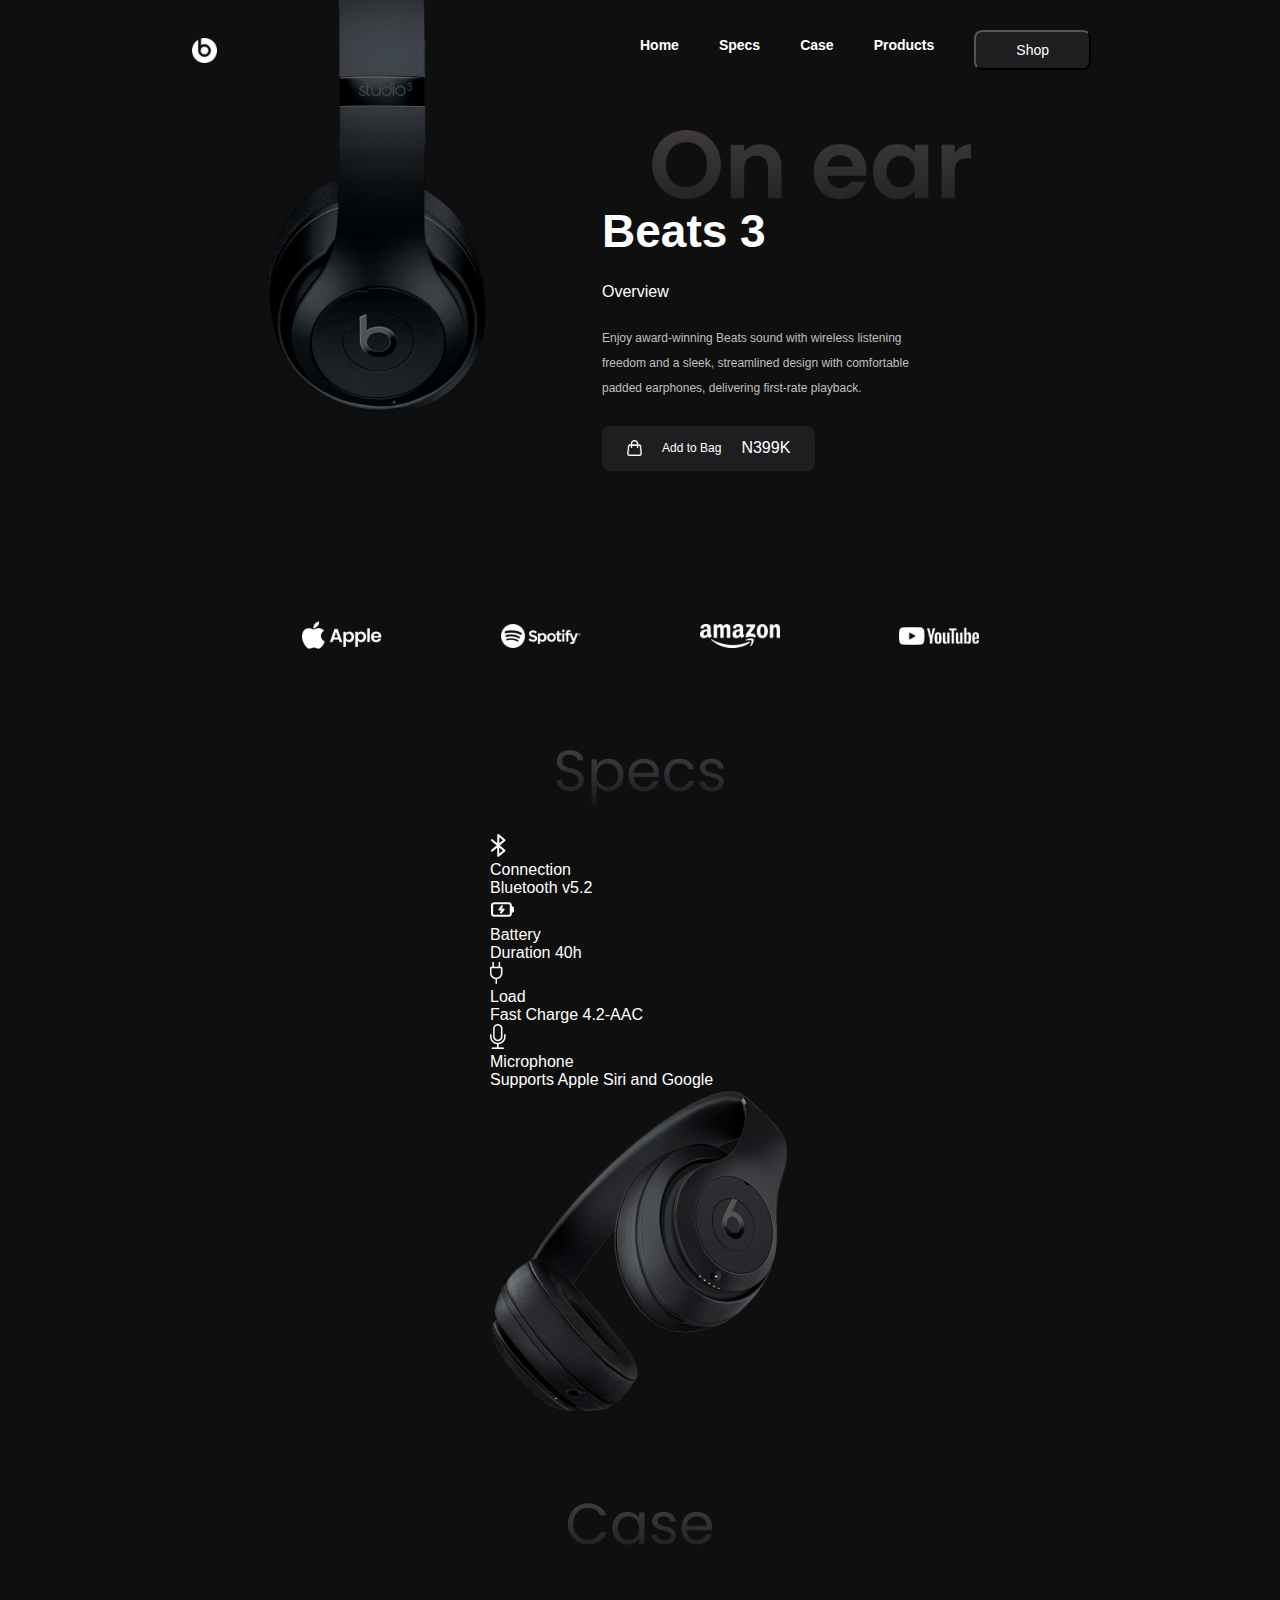
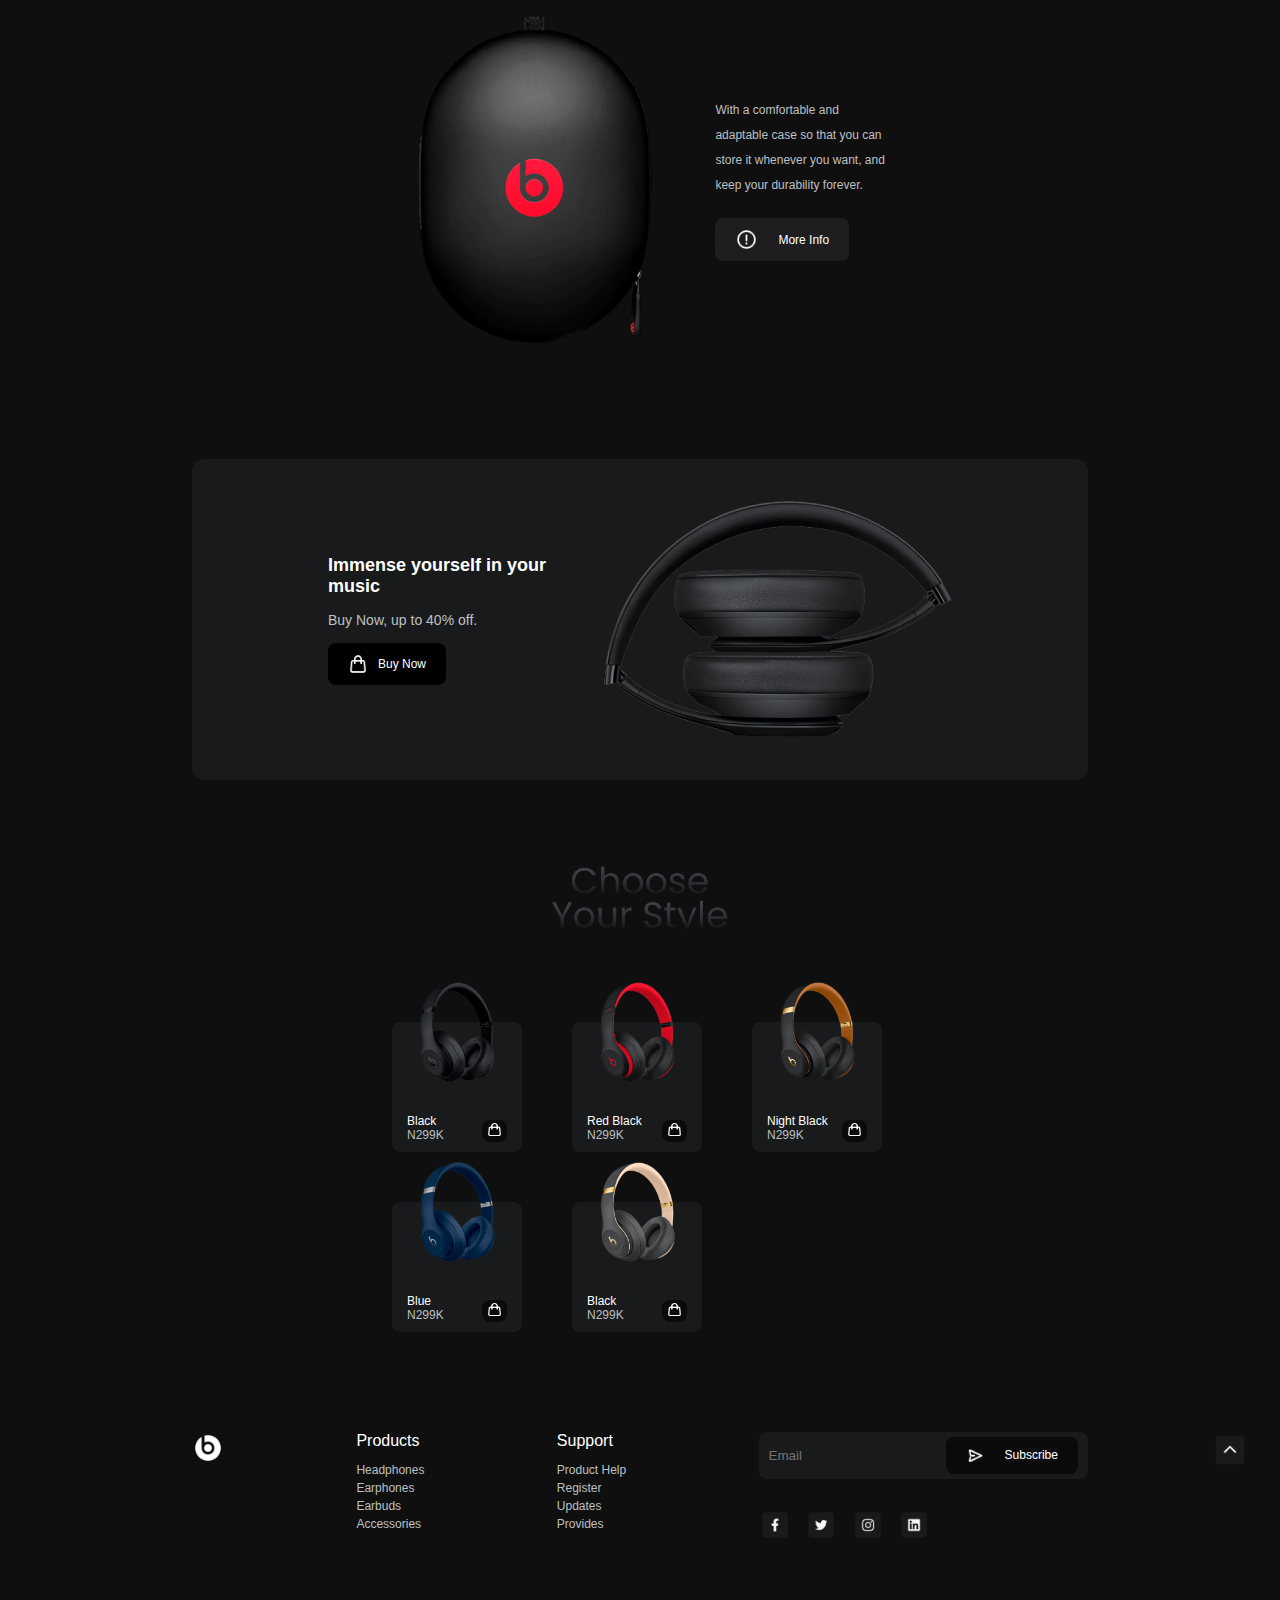
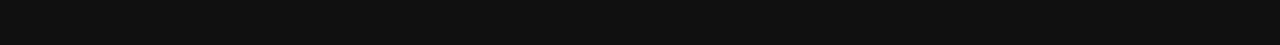
<file: htmlCssP6/BeatsP/index.html>
<!DOCTYPE html>
<html lang="en">
  <head>
    <meta charset="UTF-8" />
    <meta http-equiv="X-UA-Compatible" content="IE=edge" />
    <meta name="viewport" content="width=device-width, initial-scale=1.0" />
    <title>Beats Landing Page</title>
    <link rel="stylesheet" href="./style.css" />
</head>

  <body>
   
    <nav>
      <img src="./Photos/beatsLogo.png" alt="logo" />

      <div class="nav-right">
        <ul>
          <li><a href="#">Home</a></li>
          <li><a href="#">Specs</a></li>
          <li><a href="#">Case</a></li>
          <li><a href="#">Products</a></li>
        </ul>
        <button>Shop</button>
      </div>
    </nav>

    
    <main>
      <img class="mainImg" src="./Photos/mainImage.png" alt="main image" />
      <div class="main">
        <img class="onEarImg" src="./Photos/onEar.png" alt="on ear logo" />
        <h1>Beats 3</h1>
        <h4>Overview</h4>
        <p>
          Enjoy award-winning Beats sound with wireless listening freedom and a
          sleek, streamlined design with comfortable padded earphones,
          delivering first-rate playback.
        </p>
        <div class="shopping-bag">
          <img src="./Icons/shoppingBag.png" alt="shopping bag" />
          <p>Add to Bag</p>
          <span>N399K</span>
        </div>
      </div>
    </main>

   
    <section class="social-media">
      <img src="./Photos/appleLogo.png" alt="apple logo" />
      <img src="./Photos/spotifyLogo.png" alt="spotify logo" />
      <img src="./Photos/amazonLogo.png" alt="amazon logo" />
      <img src="./Photos/youtubeLogo.png" alt="youtube logo" />
    </section>

   
    <section class="Specs">
      
      <img
        class="Specs-logo"
        src="./Icons/specsLogo.png"
        alt="specs logo"
      />

      <div class="specification-list">
        
        <div class="specification-list-items">
        
          <div>
            <img src="./Icons/bluetooth.png" alt="bluetooth" />
            <p>Connection</p>
            <p>Bluetooth v5.2</p>
          </div>

          <div>
            <img src="./Icons/battery.png" alt="battery" />
            <p>Battery</p>
            <p>Duration 40h</p>
          </div>

          <div>
            <img src="./Icons/charger.png" alt="charger" />
            <p>Load</p>
            <p>Fast Charge 4.2-AAC</p>
          </div>

          <div>
            <img src="./Icons/mic.png" alt="mic" />
            <p>Microphone</p>
            <p>Supports Apple Siri and Google</p>
          </div>
        </div>

      
        <img
          src="./Photos/specsImage.png"
          alt="specification headphone image"
        />
      </div>
    </section>

 
    <section class="case">
     
      <img class="case-logo" src="./Icons/caseLogo.png" alt="case logo" />

     
      <div class="case-item">
        <img
          class="case-item-img"
          src="./Photos/caseImage.png"
          alt="case image"
        />

        <div>
          <p>
            With a comfortable and adaptable case so that you can store it
            whenever you want, and keep your durability forever.
          </p>
          <p>
            <img src="./Icons/group.png" alt="group" />
            More Info
          </p>
        </div>
      </div>
    </section>

    <section class="buy-product">
      <div>
        <h3>Immense yourself in your music</h3>
        <p>Buy Now, up to 40% off.</p>
        <div>
          <img src="./Icons/shoppingBag.png" alt="shopping bag" />
          <p>Buy Now</p>
        </div>
      </div>

      <img src="./Photos/buyNowSectionImage.png" alt="buy now" />
    </section>

    
    <section class="product">
      
      <img class="product-logo" src="./Icons/productLogo.png" alt="logo" />

      
      <div class="product-items">
       
        <div class="product-card">
          <img class="product-img" src="./Photos/black.png" alt="black" />
          <div class="product-info">
            <p>
              Black <br />
              <span>N299K</span>
            </p>

            <div>
              <img src="./Icons/shoppingBag.png" alt="shopping bag" />
            </div>
          </div>
        </div>

       
        <div class="product-card">
          <img
            class="product-img"
            src="./Photos/redBlack.png"
            alt="red black"
          />
          <div class="product-info">
            <p>
              Red Black <br />
              <span>N299K</span>
            </p>

            <div>
              <img src="./Icons/shoppingBag.png" alt="shopping bag" />
            </div>
          </div>
        </div>

        <div class="product-card">
          <img
            class="product-img"
            src="./Photos/nightBlack.png"
            alt="Night Black"
          />
          <div class="product-info">
            <p>
              Night Black <br />
              <span>N299K</span>
            </p>

            <div>
              <img src="./Icons/shoppingBag.png" alt="shopping bag" />
            </div>
          </div>
        </div>

        
        <div class="product-card">
          <img class="product-img" src="./Photos/blue.png" alt="blue" />
          <div class="product-info">
            <p>
              Blue <br />
              <span>N299K</span>
            </p>

            <div>
              <img src="./Icons/shoppingBag.png" alt="shopping bag" />
            </div>
          </div>
        </div>

        
        <div class="product-card">
          <img
            class="product-img"
            src="./Photos/twilightGray.png"
            alt="twilight"
          />
          <div class="product-info">
            <p>
              Black <br />
              <span>N299K</span>
            </p>

            <div>
              <img src="./Icons/shoppingBag.png" alt="shopping bag" />
            </div>
          </div>
        </div>
      </div>
    </section>

    
    <footer>
      <img class="footer-logo" src="./Photos/beatsLogo.png" alt="logo" />

      
      <ul>
        <li><a href="#">Products</a></li>
        <li><a href="#">Headphones</a></li>
        <li><a href="#">Earphones</a></li>
        <li><a href="#">Earbuds</a></li>
        <li><a href="#">Accessories</a></li>
      </ul>

     
      <ul>
        <li><a href="#">Support</a></li>
        <li><a href="#">Product Help</a></li>
        <li><a href="#">Register</a></li>
        <li><a href="#">Updates</a></li>
        <li><a href="#">Provides</a></li>
      </ul>

      
      <div class="footer-sub-section">
       
        <div>
          <input type="email" placeholder="Email" />
          <div class="subscribe-button">
            <img src="./Icons/rightArrow.png" alt="rightArrow" />
            <p>Subscribe</p>
          </div>
        </div>

      
        <div>
          <img src="./Icons/facebook.png" alt="facebook" />
          <img src="./Icons/twitter.png" alt="twitter" />
          <img src="./Icons/instagram.png" alt="instagram" />
          <img src="./Icons/linkedin.png" alt="linkedin" />
        </div>
      </div>

   
      <img class="arrow-up" src="./Icons/upArrow.png" alt="upArrow" />
    </footer>
  </body>
</html>
</file>
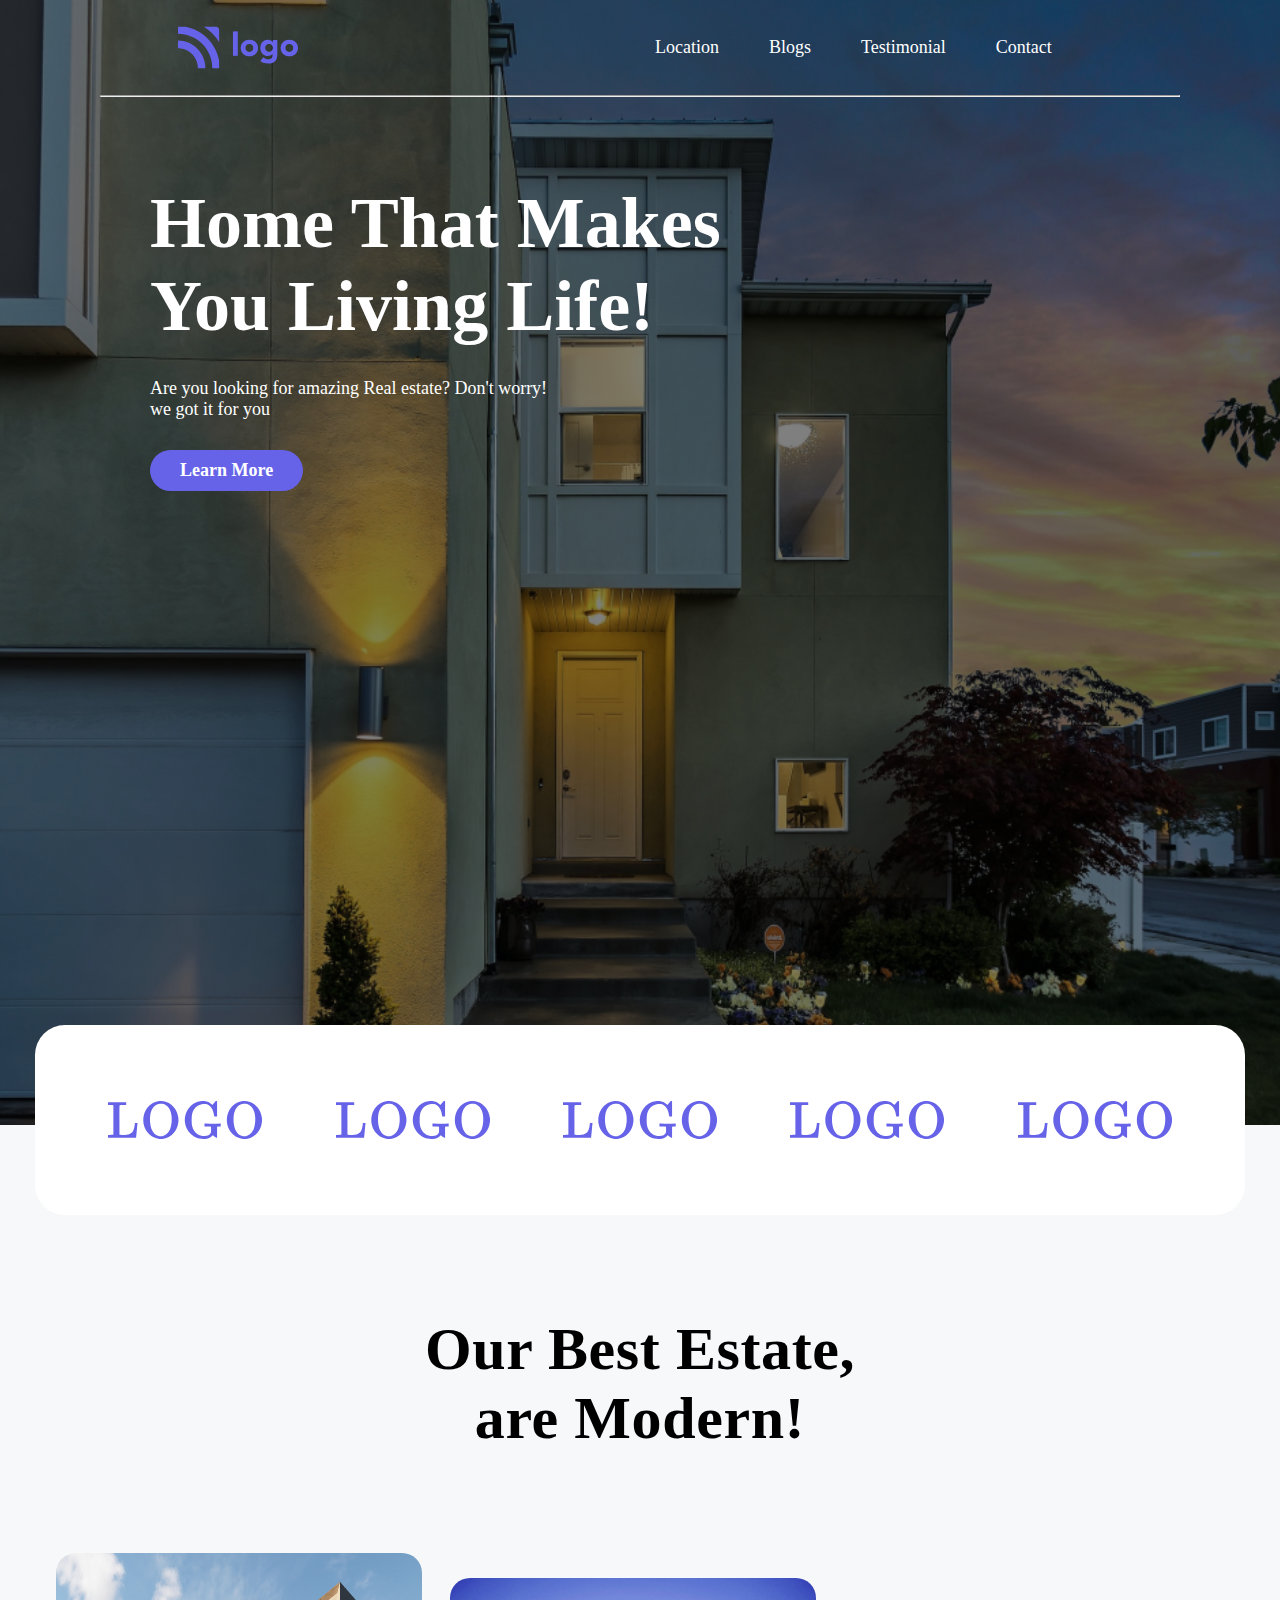
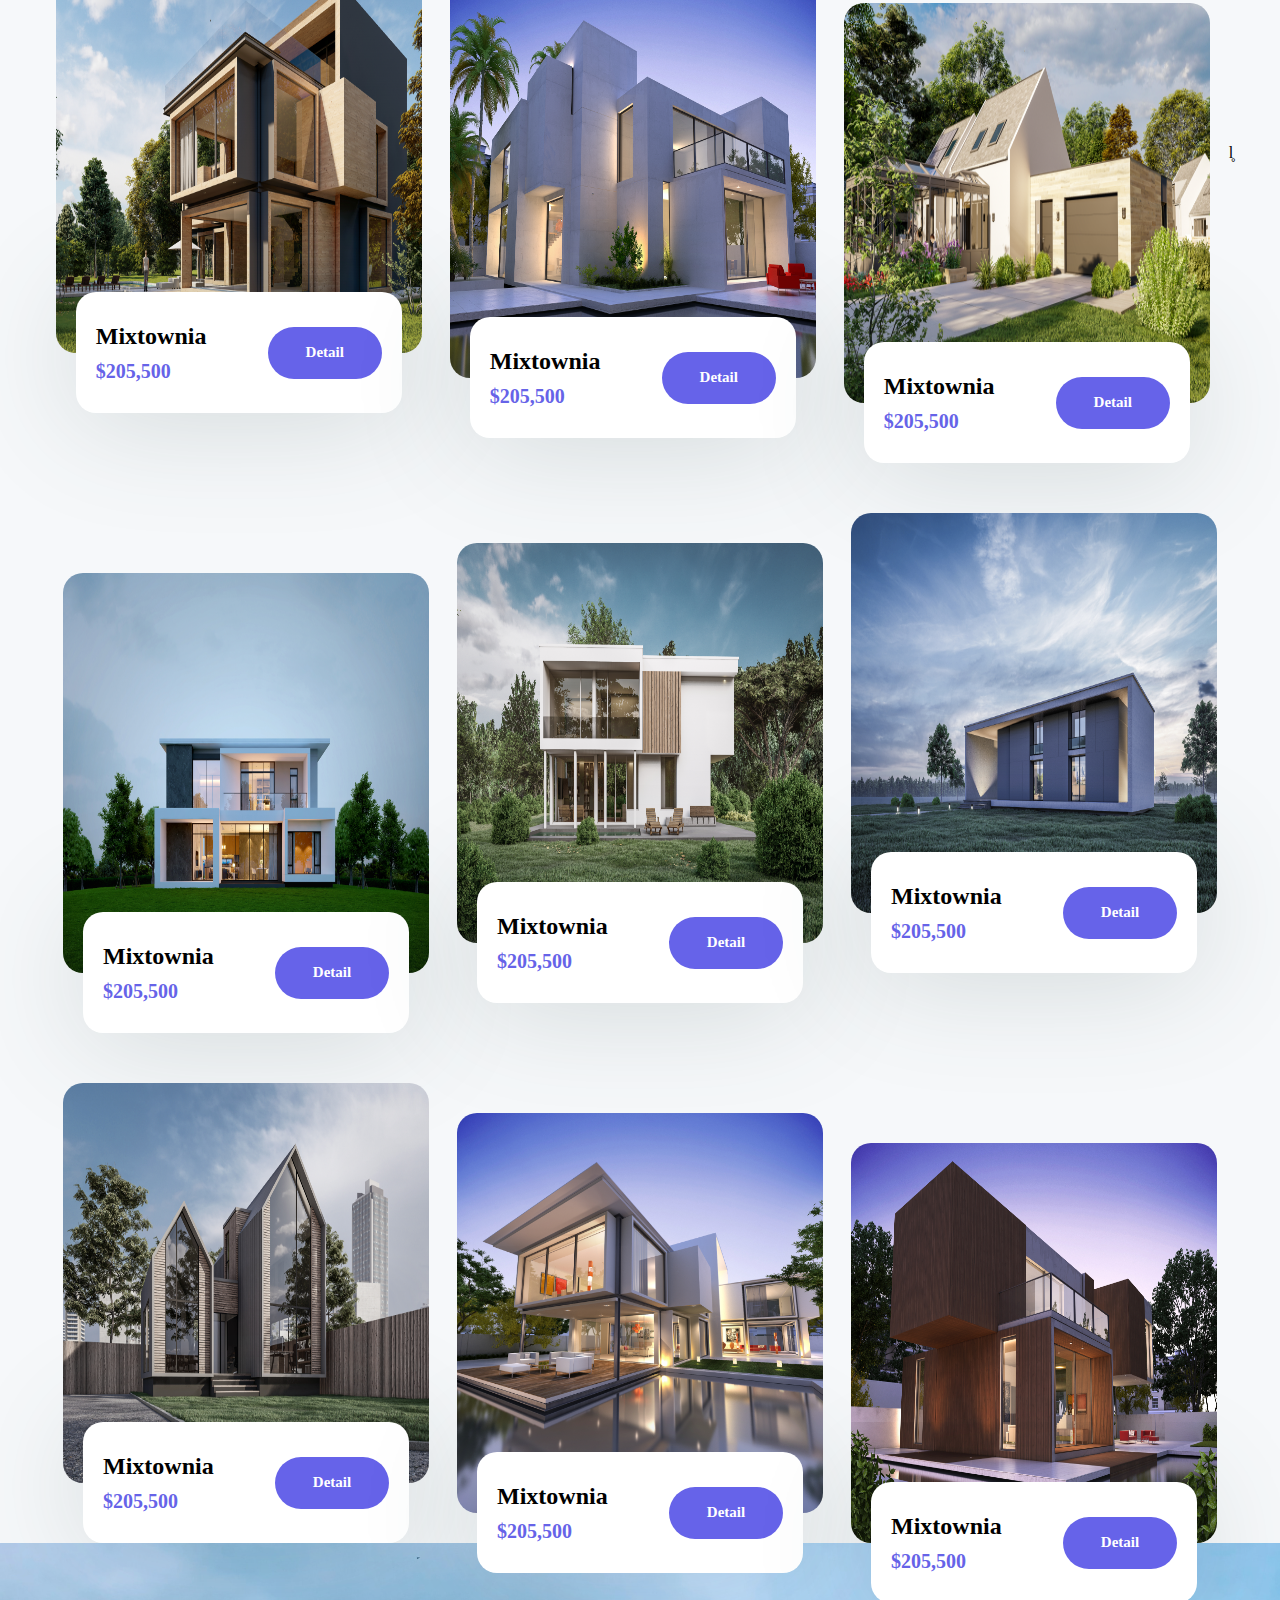
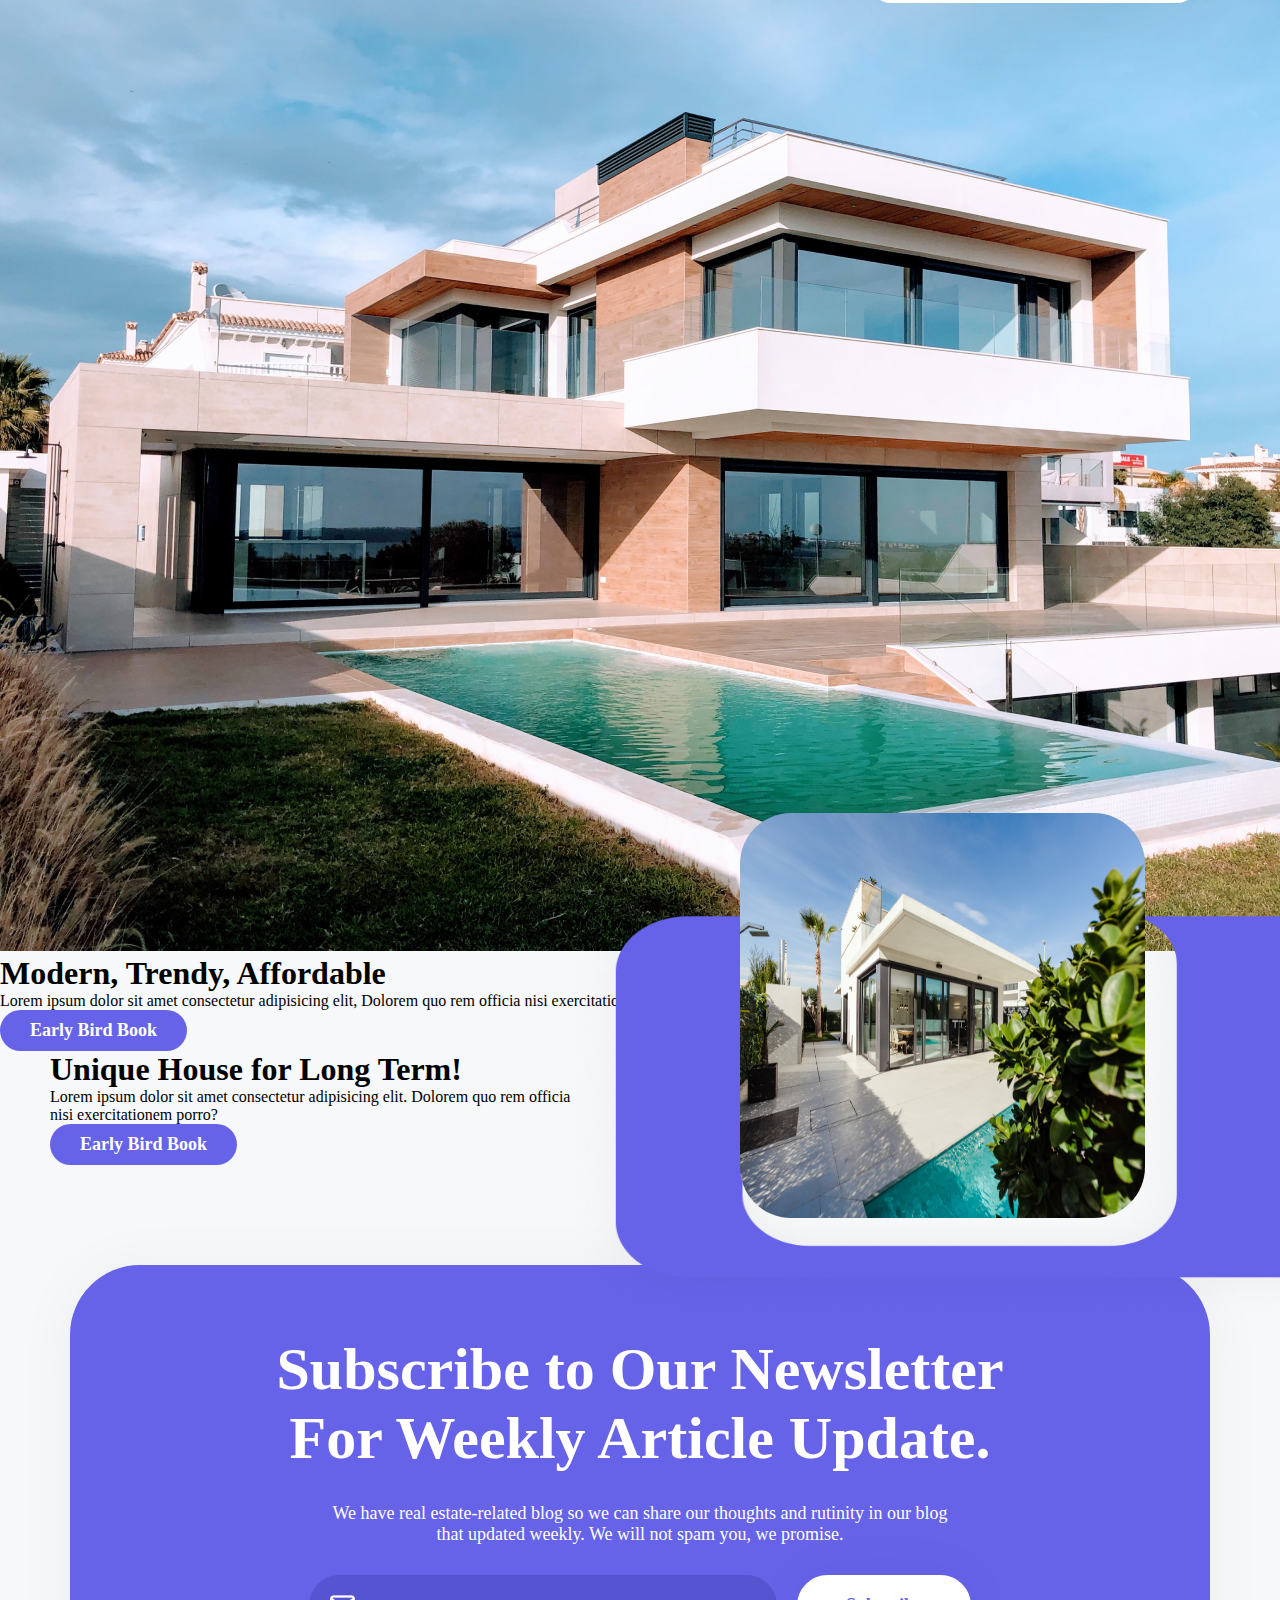
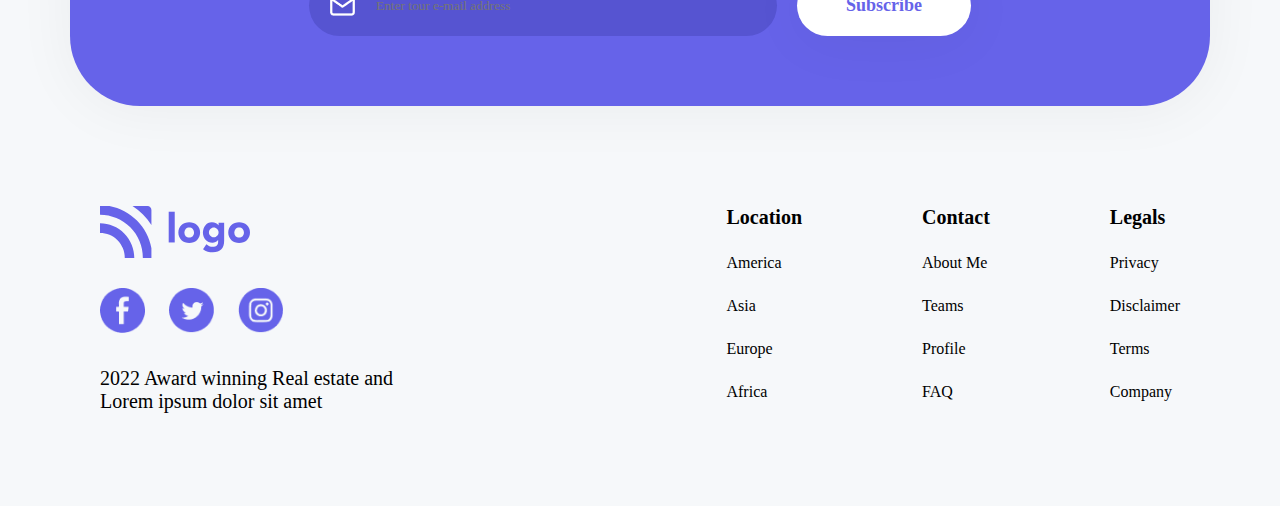
<file: htmlCssP6/RealStateP/index.html>
<!DOCTYPE html>
<html lang="en">
  <head>
    <meta charset="UTF-8" />
    <meta http-equiv="X-UA-Compatible" content="IE=edge" />
    <meta name="viewport" content="width=device-width, initial-scale=1.0" />
    <title>Real State</title>

    <link rel="stylesheet" href="./style.css" />
  </head>

  <body>
    <header>
      <!-- navbar -->
      <nav>
        <img src="./Icons/Logo.svg" alt="logo image" />

        <!-- nav links -->
        <ul>
          <li><a href="#">Location</a></li>
          <li><a href="#">Blogs</a></li>
          <li><a href="#">Testimonial</a></li>
          <li><a href="#">Contact</a></li>
        </ul>
      </nav>
      <hr />

      <div>
        <h1>Home That Makes <br />You Living Life!</h1>
        <p>
          Are you looking for amazing Real estate? Don't worry! we got it for
          you
        </p>
        <button>Learn More</button>
      </div>
    </header>

    <!-- multiple logos s -->
    <section class="logos">
      <img src="./Icons/logoName.svg" alt="logo1" />
      <img src="./Icons/logoName.svg" alt="logo2" />
      <img src="./Icons/logoName.svg" alt="logo3" />
      <img src="./Icons/logoName.svg" alt="logo4" />
      <img src="./Icons/logoName.svg" alt="logo5" />
    </section>

    <!-- card section -->
    <section class="cards">
      <h1>Our Best Estate, <br />are Modern!</h1>

      <div class="cards-wrapper">
        
        <div class="card">
          <img src="./Photos/cardImage1.png" alt="cardImage1" />
          
          <div class="card-box">
            
            <div>
              <h3>Mixtownia</h3>
              <p>$205,500</p>
            </div>
            <!-- button  -->
            <button>Detail</button>
          </div>
        </div>

        
        <div class="card">
          <img src="./Photos/cardImage2.png" alt="cardImage2" />
         
          <div class="card-box">
          
            <div>
              <h3>Mixtownia</h3>
              <p>$205,500</p>
            </div>
            <!-- button  -->
            <button>Detail</button>
          </div>
        </div>

       
        <div class="card">
          <img src="./Photos/cardImage3.png" alt="cardImage3" />
          
          <div class="card-box">
            
            <div>
              <h3>Mixtownia</h3>
              <p>$205,500</p>
            </div>
            <!-- button -->
            <button>Detail</button>
          </div>
        </div>
l̥
        <div class="card">
          <img src="./Photos/cardImage4.png" alt="cardImage4" />
          
          <div class="card-box">
            
            <div>
              <h3>Mixtownia</h3>
              <p>$205,500</p>
            </div>
            <!-- button -->
            <button>Detail</button>
          </div>
        </div>

        
        <div class="card">
          <img src="./Photos/cardImage5.png" alt="cardImage5" />
          
          <div class="card-box">
            
            <div>
              <h3>Mixtownia</h3>
              <p>$205,500</p>
            </div>
            <!-- button -->
            <button>Detail</button>
          </div>
        </div>

        
        <div class="card">
          <img src="./Photos/cardImage6.png" alt="cardImage6" />
          
          <div class="card-box">
            
            <div>
              <h3>Mixtownia</h3>
              <p>$205,500</p>
            </div>
            <!-- button -->
            <button>Detail</button>
          </div>
        </div>

        
        <div class="card">
          <img src="./Photos/cardImage7.png" alt="cardImage7" />
          
          <div class="card-box">
            
            <div>
              <h3>Mixtownia</h3>
              <p>$205,500</p>
            </div>
            <!-- button -->
            <button>Detail</button>
          </div>
        </div>

        
        <div class="card">
          <img src="./Photos/cardImage8.png" alt="cardImage8" />
          
          <div class="card-box">
            
            <div>
              <h3>Mixtownia</h3>
              <p>$205,500</p>
            </div>
            <!-- button -->
            <button>Detail</button>
          </div>
        </div>

        
        <div class="card">
          <img src="./Photos/cardImage9.png" alt="cardImage9" />
          
          <div class="card-box">
            
            <div>
              <h3>Mixtownia</h3>
              <p>$205,500</p>
            </div>
            <!-- button -->
            <button>Detail</button>
          </div>
        </div>
      </div>
    </section>

    <!-- section for  first feature -->
    <section class=" first-feature-section">
      <!--  images -->
      <div>
        <img src="./Icons/featureImageBg1.svg" alt="image background" />
        <img src="./Photos/featuresImage1.png" alt="feature image 1" />
      </div>

      <!--   content -->
      <div class="feature-section">
        <h1>Modern, Trendy, Affordable</h1>
        <p>
          Lorem ipsum dolor sit amet consectetur adipisicing elit, Dolorem quo
          rem officia nisi exercitationem porro?
        </p>
        <button>Early Bird Book</button>
      </div>
    </section>

    <!-- section for  second feature -->
    <section class=" second-feature-section">
      <!--   content -->
      <div class="feature-section">
        <h1>Unique House for Long Term!</h1>
        <p>
          Lorem ipsum dolor sit amet consectetur adipisicing elit. Dolorem quo
          rem officia nisi exercitationem porro?
        </p>
        <button>Early Bird Book</button>
      </div>

      <!--  images -->
      <div>
        <img src="./Icons/featureImageBg2.png" alt="image background" />
        <img src="./Photos/featuresImage2.png" alt="feature image 2" />
      </div>
    </section>

    <!-- section newsletter -->
    <section class="newsletter">
      <h1>Subscribe to Our Newsletter <br> For Weekly Article Update.</h1>
      <p>
        We have real estate-related blog so we can share our thoughts and
        rutinity in our blog that updated weekly. We will not spam you, we
        promise.
      </p>

      <!--  user email -->
      <form>
        <div>
          <img src="./Icons/mail.png" alt="mail">
          <input type="text" placeholder="Enter tour e-mail address"/>
        </div>
        <button>Subscribe</button>
      </form>
    </section>

    <!--  footer  -->
    <footer>
      <div>
        <img src="./Icons/Logo.svg" alt="logo" />
        <!--  social media icons -->
        <div>
          <img src="./Icons/facebook.png" alt="facebook icon" />
          <img src="./Icons/twitter.png" alt="twitter icon" />
          <img src="./Icons/instagram.png" alt="instagram icon" />
        </div>
        <p>2022 Award winning Real estate and Lorem ipsum dolor sit amet</p>
      </div>

      <!--  pages links -->
      <div class="footer-links">
        <div class="footer-links-content">
          <ul>
            <li><a href="#">Location</a></li>
            <li><a href="#">America</a></li>
            <li><a href="#">Asia</a></li>
            <li><a href="#">Europe</a></li>
            <li><a href="#">Africa</a></li>
          </ul>
        </div>

        <div class="footer-links-content">
          <ul>
            <li><a href="#">Contact</a></li>
            <li><a href="#">About Me</a></li>
            <li><a href="#">Teams</a></li>
            <li><a href="#">Profile</a></li>
            <li><a href="#">FAQ</a></li>
          </ul>
        </div>

        <div class="footer-links-content">
          <ul>
            <li><a href="#">Legals</a></li>
            <li><a href="#">Privacy</a></li>
            <li><a href="#">Disclaimer</a></li>
            <li><a href="#">Terms</a></li>
            <li><a href="#">Company</a></li>
          </ul>
        </div>
      </div>
    </footer>
  </body>
</html>
</file>
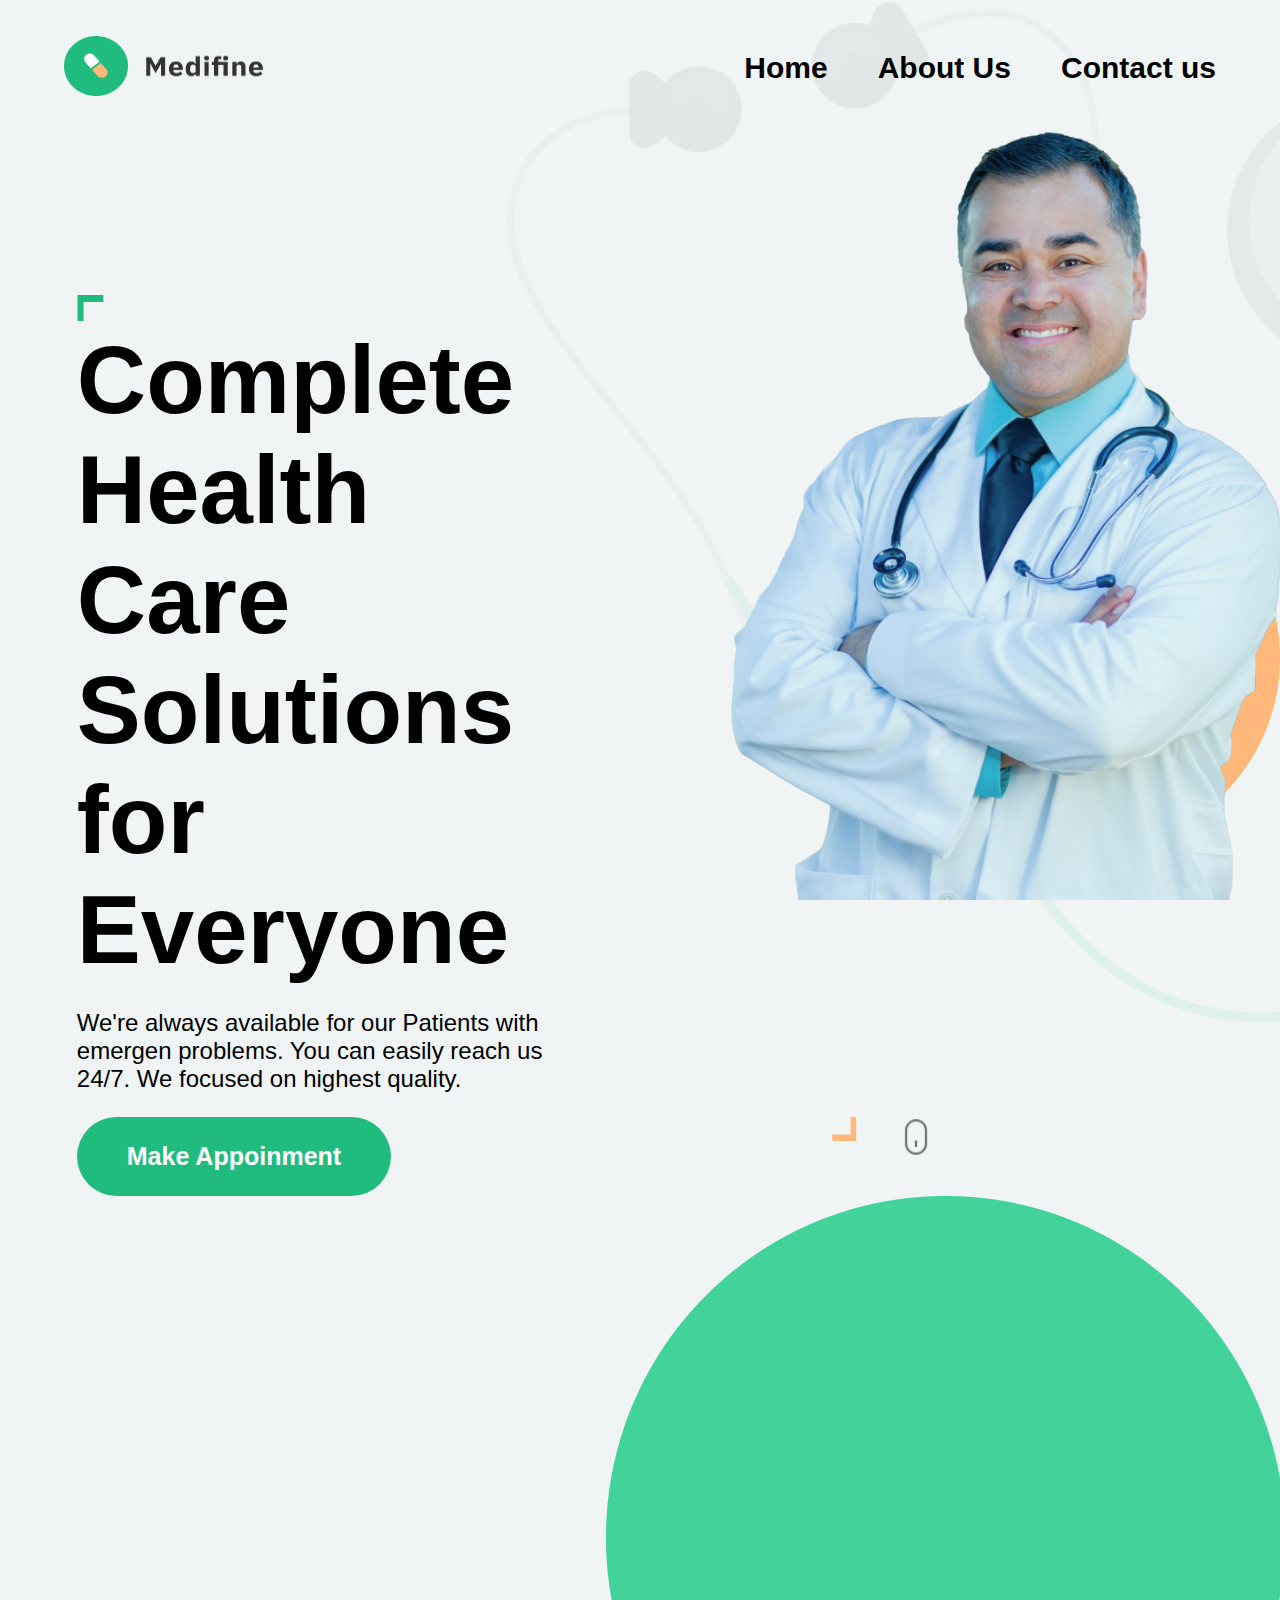
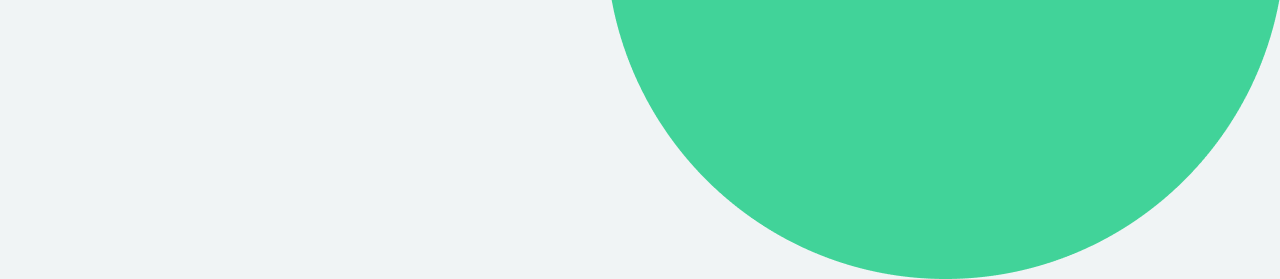
<file: htmlCssP6/medifine HTML CSS aSSIMENT/HomePage/index.html>
<!DOCTYPE html>
<html lang="en">
<head>
    <meta charset="UTF-8">
    <meta name="viewport" content="width=device-width, initial-scale=1.0">
    <title>Home Page</title>
    <link rel="stylesheet" href="./style.css">
</head>
<body>
    <header >
        <nav class="header">
            <div class="header-left">
                <img src="logo.png" alt="Medifine">
            </div>
            <div class="header-right">
                <ul>
                    <li><a href="../HomePage/index.html">Home</a></li>
                    <li><a href="../aboutUs/about.html">About Us</a></li>
                    <li><a href="../contactUs/contact.html">Contact us</a></li>
                </ul>
            </div>
        </nav>
       
    </header>
    <!-- hero section -->
     <section class="hero-section">
        <div class="hero-left-sec">
            
            <img src="../img/topAngle.png" alt="">
            <h1>Complete Health Care Solutions for Everyone</h1>
            <p>We're always available for our Patients with emergen problems. You can easily reach us 24/7. We focused on highest quality.</p>
            <img class="bottomAngle" src="../img/bottomAngle.png" alt="">
            <img class="stethoscope" src="../img/stethoscope.png" alt="">
            <button>Make Appoinment</button>
            <img class="mouse" src="../img/mouse.png" alt="">
            
        </div>


        <div class="hero-right-sec">
            <img class="greenBox" src="../img/greenBox.png" alt="">
            <img class="yellowBox" src="../img/yellowBox.png" alt="">
            <img class="doctor" src="../img/doctor.png" alt="">
           
        </div>
     </section>
</body>
</html>
</file>
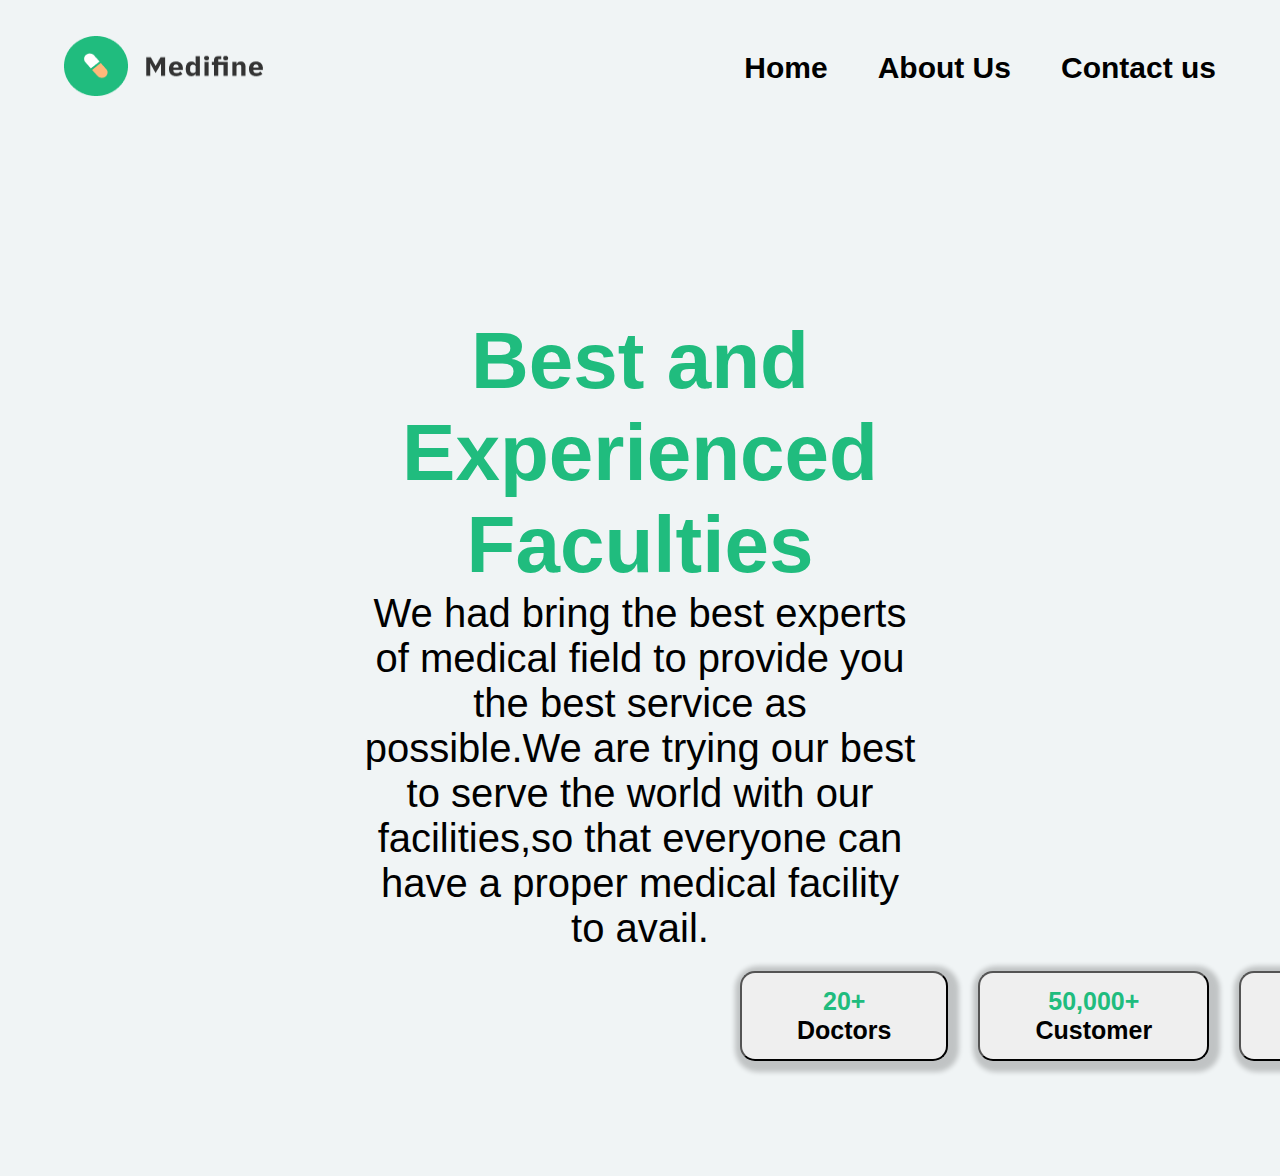
<file: htmlCssP6/medifine HTML CSS aSSIMENT/aboutUs/about.html>
<!DOCTYPE html>
<html lang="en">
<head>
    <meta charset="UTF-8">
    <meta name="viewport" content="width=device-width, initial-scale=1.0">
    <link rel="stylesheet" href="style.css">
    <title>About us</title>
</head>
<body>
 <!-- -------------------------Header Section -->
    <header >
        <nav class="header">
            <div class="header-left">
                <img src="logo.png" alt="Medifine">
            </div>
            <div class="header-right">
                <ul>
                    <li><a href="../HomePage/index.html">Home</a></li>
                    <li><a href="../aboutUs/about.html">About Us</a></li>
                    <li><a href="../contactUs/contact.html">Contact us</a></li>
                </ul>
            </div>
        </nav>
       
    </header>
    <!-- -----------------About us -->
    <div class="about-us">
        <h1>Best and Experienced Faculties</h1>
        <p>We had bring the best experts of medical field to provide you the best service as possible.We are trying our best to serve the world with our facilities,so that everyone can have a proper medical facility to avail.</p>
        <div class="buttom">
            <button class="btn">20+ <span>Doctors</span></button>
            <button class="btn">50,000+ <span>Customer</span></button>
            <button class="btn">500+ <span>Students</span></button>
            
        </div>
    </div>
</body>
</html>
</file>
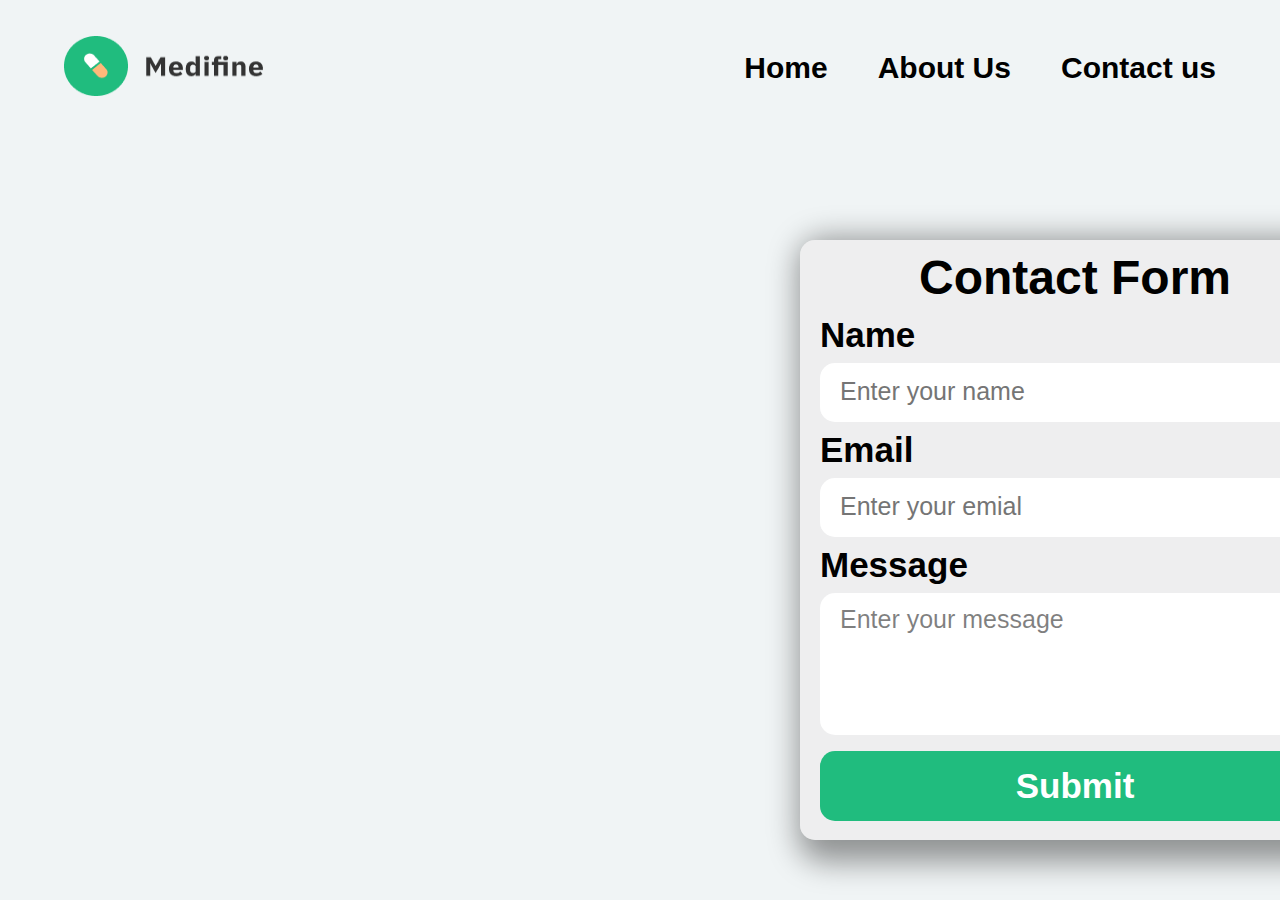
<file: htmlCssP6/medifine HTML CSS aSSIMENT/contactUs/contact.html>
<!DOCTYPE html>
<html lang="en">
<head>
    <meta charset="UTF-8">
    <meta name="viewport" content="width=device-width, initial-scale=1.0">
    <link rel="stylesheet" href="style.css">
    <title>Cotact us</title>
</head>
<body>
    <!-- --------------------Header Section -->
    <header >
        <nav class="header">
            <div class="header-left">
                <img src="logo.png" alt="Medifine">
            </div>
            <div class="header-right">
                <ul>
                    <li><a href="../HomePage/index.html">Home</a></li>
                    <li><a href="../aboutUs/about.html">About Us</a></li>
                    <li><a href="../contactUs/contact.html">Contact us</a></li>
                </ul>
            </div>
        </nav>
       
    </header>
     <!-- -------------------Contact From -->
     <div class="contect-section">
        <div class="contect">
            <h2>Contact Form</h2>
        </div>
        <div class="form">
            <form action="">
                
                <div class="input">
                    <label for="name">Name</label><br>
                    <input type="text" placeholder="Enter your name">
                </div>
                
                <div class="input">
                    <label for="email">Email</label><br>
                    <input type="email" placeholder="Enter your emial">
                </div>
                
                 <div class="message">
                    <label for="message">Message</label><br>
                    <textarea  cols="10" rows="4">Enter your message</textarea>
                 </div>  
                 
                 <button>Submit</button>              
            </form>
        </div>

     </div>
</body>
</html>
</file>
<file: htmlCssP6/BeatsP/style.css>
* {
    margin: 0;
    padding: 0;
    outline: 0;
    box-sizing: border-box;
    background: #0f0f10;
    font-family: "Poppins", sans-serif;
    color: #ffffff;
  }
  

  a {
    text-decoration: none;
  }
  
 
  li {
    list-style: none;
  }
  
  body {
    margin: 0 15vw;
  }
  

  nav {
    display: flex;
    width: 100%;
    align-items: center;
    justify-content: space-between;
    padding: 30px 0;
  }
  
  nav img {
    width: 25px;
    height: 25px;
  }
  
  nav ul {
    display: flex;
  }
  
  nav ul li {
    margin-right: 40px;
  }
  
  nav ul li a {
    font-weight: 700;
    font-size: 14px;
    color: white;
  }
  
  nav ul li:first-child a{
    font-weight: 700;
    font-size: 14px;
  }
  
  .nav-right{
    width: 50%;
    display: flex;
    align-items: center;
  }
  
  .nav-right button {
    background: #1e1e21;
    border-radius: 8px;
    font-weight: 300;
    font-size: 14px;
    padding: 10px 40px;
  }
  
 
  main {
    display: flex;
    align-items: flex-start;
    margin-top: 30px;
    position: relative;
  }
  
  .mainImg {
    width: 230px;
    position: relative;
    top: -250px;
    left: 70px;
  }
  
  .main {
    margin-left: 180px;
  }
  
  .onEarImg {
    width: 320px;
    margin-left: 50px;
  }
  
  .main h1 {
    font-weight: 600;
    font-size: 46px;
    margin-bottom: 25px;
  }
  
  .main h4 {
    font-weight: 500;
    font-size: 16px;
    margin-bottom: 25px;
  }
  
  .main p {
    width: 65%;
    font-size: 12px;
    font-weight: 300;
    color: #bdc0c2;
    line-height: 25px;
    margin-bottom: 25px;
  }
  
  .shopping-bag {
    display: flex;
    align-items: center;
    gap: 20px;
    background: #1e1e21;
    border-radius: 8px;
    width: fit-content;
    padding: 10px 25px;
  }
  
  .shopping-bag img {
    width: 15px;
    background-color: transparent;
  }
  
  .shopping-bag p {
    margin-bottom: 0;
    color: white;
    background-color: transparent;
  }
  
  .shopping-bag span {
    background-color: transparent;
  }
  
  
  .social-media{
    display: flex;
    align-items: center;
    justify-content: space-around;
    padding: 0 50px;
    position: relative;
    top: -50px;
    margin-bottom: 40px;
  }
  
  .social-media img {
    scale: 0.8;
  }
  

  .Specs {
    display: flex;
    flex-direction: column;
    align-items: center;
  }
  
  .Specs-logo,
  .case-logo {
    scale: 0.8;
    margin-bottom: 20px;
  }
  
  .Specs-list {
    display: flex;
  }
  
  .Specs-list img {
    scale: 0.8;
  }
  
  .Specs-list-items div {
    margin-bottom: 20px;
  }
  
  .Specs-list-items div img {
    scale: 0.8;
  }
  
  .Specs-list-items div p {
    font-size: 12px;
  }
  
  .Specs-list-items div p:last-child {
    color: #bdc0c2;
    font-size: 10px;
    margin-top: 5px;
    width: 70%;
  }
  
  .Specs-list-items div:first-child,
  .Specs-list-items div:last-child {
    margin-left: 30px;
  }
  
  
  .case {
    margin-top: 80px;
    display: flex;
    flex-direction: column;
    align-items: center;
  }
  
  .case-item {
    display: flex;
    gap: 30px;
    align-items: center;
    justify-content: center;
  }
  
  .case-item-img {
    scale: 0.8;
  }
  
  .case-item div {
    width: 20%;
  }
  
  .case-item div p:first-child {
    color: #bdc0c2;
    font-size: 12px;
    font-weight: 400;
    line-height: 25px;
    margin-bottom: 20px;
  }
  
  .case-item div p:last-child img {
    scale: 0.8;
    background-color: transparent;
  }
  
  .case-item div p:last-child {
    width: fit-content;
    background: #1e1e21;
    border-radius: 8px;
    display: flex;
    align-items: center;
    gap: 20px;
    font-size: 12px;
    padding: 10px 20px;
  }
  
  /* buy product section */
  .buy-product {
    background: #181a1b;
    border-radius: 12px;
    display: flex;
    align-items: center;
    justify-content: center;
    gap: 50px;
    margin-top: 70px;
    padding: 40px 0;
  }
  
  .buy-product div,
  .buy-product p,
  .buy-product h3,
  .buy-product img {
    background-color: transparent;
  }
  
  .buy-product div {
    width: 25%;
  }
  
  .buy-product div h3 {
    font-weight: 600;
    font-size: 18px;
    margin-bottom: 15px;
  }
  
  .buy-product div p {
    color: #bdc0c2;
    font-size: 14px;
    margin-bottom: 15px;
  }
  
  .buy-product div div {
    display: flex;
    align-items: center;
    width: fit-content;
    background: #000000;
    border-radius: 8px;
    padding: 10px 20px;
  }
  
  .buy-product div div img {
    scale: 0.8;
    margin-right: 10px;
  }
  
  .buy-product div div p {
    margin-bottom: 0;
    font-size: 12px;
    color: white;
  }
  
  /* designing the product section for displaying the items */
  .product {
    display: flex;
    flex-direction: column;
    margin: 0 150px;
  }
  
  .product-logo {
    display: flex;
    flex-direction: column;
  }
  
  .product-logo {
    scale: 0.3;
  }
  
  .product-items {
    display: flex;
    align-items: center;
    flex-wrap: wrap;
    gap: 50px;
    padding-left: 50px;
  }
  
  .product-card {
    position: relative;
    width: 130px;
    height: 130px;
    background: #181a1b;
    border-radius: 8px;
  }
  
  .product-img {
    width: 75px;
    height: 100px;
    position: absolute;
    z-index: 100;
    top: -40px;
    left: 28px;
  }
  
  .product-img,
  .product-card p,
  .product-card span,
  .product-card img,
  .product-card div {
    background-color: transparent;
  }
  
  .product-info {
    position: absolute;
    bottom: 0;
    width: 100%;
    display: flex;
    align-items: flex-end;
    justify-content: space-between;
    padding: 10px 15px;
  }
  
  .product-info p {
    font-size: 12px;
  }
  
  .product-info p span {
    color: #bdc0c2;
  }
  
  .product-info div {
    background: #0a0a0b;
    border-radius: 8px;
    padding: 2px 6px;
  }
  
  .product-info div img {
    width: 13px;
    height: 13px;
  }
  
  /* designing the footer section */
  footer{
    margin: 100px 0;
    display: flex;
    align-items: flex-start;
    justify-content: space-between;
    position: relative;
  }
  
  .footer-logo{
    scale: 0.8;
  }
  
  ul li a{
    font-size: 12px;
    color: #BDC0C2;
  }
  
  ul li:first-child a{
    font-size: 16px;
    font-weight: 400;
    color: white;
  }
  
  ul li:first-child{
    margin-bottom: 10px;
  }
  
  .footer-sub-section{
    display: flex;
    flex-direction: column;
    gap: 30px;
  }
  
  .footer-sub-section div:first-child{
    background: #181A1B;
  border-radius: 8px;
  padding: 5px 10px;
  display: flex;
  }
  
  .footer-sub-section div:first-child input{
    border: none;
    background-color: transparent;
  }
  
  .subscribe-button{
    background: #0A0A0B;
    border-radius: 8px;
    padding: 10px 20px;
    border: none;
    display: flex;
    align-items: center;
    gap: 10px;
  }
  
  .subscribe-button img{
    scale: 0.8;
  }
  
  .subscribe-button p{
    font-size: 12px;
  }
  
  .footer-sub-section div:last-child img{
    margin-right: 10px;
    scale: 0.8;
  }
  
  .arrow-up{
    position: absolute;
    right: -160px;
    scale: 0.8;
  }
</file>
<file: htmlCssP6/medifine HTML CSS aSSIMENT/HomePage/style.css>
*{
    margin: 0;
    padding: 0;
    font-family: 'Gill Sans', 'Gill Sans MT', Calibri, 'Trebuchet MS', sans-serif;
    box-sizing: border-box;
}
body{
    width: 100%;
    background-color: #f0f4f5;
    overflow: hidden;
    margin: auto;
}
.header{
    width: 100%;
    height: 15vh;
    display: flex;
    align-items: center;
    justify-content: space-between;
    padding: 0 5%;
}
.header-left img{
    width: 200px;
    height: 60px;
}
.header-right ul{
          display: flex;
          align-items: center;
}
.header-right ul li{
    list-style: none;
    margin-left: 50px;
    font-weight: 600;
    font-size: 30px;
}
.header-right ul li:first-child{
    font-weight: 700;
    color: #20bc7e;
}
a{
    text-decoration: none;
    color: black;
}
/* hero section */
.hero-section{
    margin-top: 10rem;
    margin-left:6% ;
    
}
.hero-left-sec{
    width: 40%;
}
.topAngle {
    width: 25px;
}
img {
    overflow-clip-margin: content-box;
    overflow: clip;
}

.hero-left-sec h1 {
    font-size: 6rem;
}
.hero-left-sec button {
    color: white;
    border: none;
    padding: 25px 50px;
    border-radius: 40px;
    background-color: #20bc7e;
    font-size: 25px;
    font-weight: 700;
}
 .hero-left-sec p {
    display: block;
    margin-block-start: 1em;
    margin-block-end: 1em;
    margin-inline-start: 0px;
    margin-inline-end: 0px;
    unicode-bidi: isolate;
    font-size: 24px;
}
.bottomAngle {
    width: 25px;
    position: absolute;
    left: 52rem;
}
.stethoscope {
    position: absolute;
    width: 90%;
    top: -60px;
    right: -25%;
    z-index: -1;
}

.mouse {
    position: absolute;
    left: 56rem;
     width: 40px;
}
.hero-right-sec{
    margin-right: 5%;
}

.yellowBox {
    width: 30%;
    bottom: 50px;
}
.greenBox, .yellowBox {
    position: absolute;
    right: 0;
}
.doctor {
    position: absolute;
    right: 0;
    bottom: 0;
    height: 90%;
}
img {
    overflow-clip-margin: content-box;
    overflow: clip;
}
</file>
<file: htmlCssP6/medifine HTML CSS aSSIMENT/aboutUs/style.css>
*{
    margin: 0;
    padding: 0;
    font-family: 'Gill Sans', 'Gill Sans MT', Calibri, 'Trebuchet MS', sans-serif;
    box-sizing: border-box;
}
body{
    width: 100%;
    background-color: #f0f4f5;
    overflow: hidden;
    margin: auto;
}
.header{
    width: 100%;
    height: 15vh;
    display: flex;
    align-items: center;
    justify-content: space-between;
    padding: 0 5%;
}
.header-left img{
    width: 200px;
    height: 60px;
}
.header-right ul{
          display: flex;
          align-items: center;
}
.header-right ul li{
    list-style: none;
    margin-left: 50px;
    font-weight: 600;
    font-size: 30px;
}
.header-right ul li:first-child{
    font-weight: 700;
    color: #20bc7e;
}
a{
    text-decoration: none;
    color: black;
}
/* ----------------About Section */
.about-us{
    margin-top: 20vh;
    margin-left: 40vh;
    margin-right: 40vh;
    margin-bottom: 25vh;
   
}
.about-us h1{
    text-align: center;
    font-weight: 900;
    color: #20bc7e;
    font-size: 5rem;
}
.about-us p{
    text-align: center;
    font-size: 2.5rem;
    font-weight: 400;
}
.buttom{
    background-color:#f0f4f5 ;
    width: 65px;
    height: 130px;
    padding: 15px;
    display: flex;
    padding: 20px;
    gap: 30px;
    position: absolute;
    left: 45rem;
   
    
}
.btn{
    color: #20bc7e;
    padding-left: 55px;
    padding-right: 55px;
    text-align: center;
    border-radius: 5px;
    font-size: 25px;
    font-weight: 600;
    border-radius: 15px;
    box-sizing:content-box;
    box-shadow: 3px 3px 5px 8px rgb(0, 0, 0,0.2);
   

}
.btn span{
    color: black;
    font-weight: 600;
    
}
</file>
<file: htmlCssP6/medifine HTML CSS aSSIMENT/contactUs/style.css>
*{
    margin: 0;
    padding: 0;
    font-family: 'Gill Sans', 'Gill Sans MT', Calibri, 'Trebuchet MS', sans-serif;
    box-sizing: border-box;
}
body{
    width: 100%;
    background-color: #f0f4f5;
    overflow: hidden;
    margin: auto;
}
.header{
    width: 100%;
    height: 15vh;
    display: flex;
    align-items: center;
    justify-content: space-between;
    padding: 0 5%;
}
.header-left img{
    width: 200px;
    height: 60px;
}
.header-right ul{
          display: flex;
          align-items: center;
}
.header-right ul li{
    list-style: none;
    margin-left: 50px;
    font-weight: 600;
    font-size: 30px;
}
.header-right ul li:first-child{
    font-weight: 700;
    color: #20bc7e;
}
a{
    text-decoration: none;
    color: black;
}

/* Login Page */
.contect-section{
    height: 600px;
    width: 550px;
    position: absolute;
    left: 50rem;
    top: 15rem;
    bottom: 25rem;
    border-radius: 15px;
    box-sizing:content-box;
    box-shadow: 10px 10px 30px 12px rgb(0, 0, 0,0.4);
    background-color: rgba(235, 229, 229, 0.4);
}
.contect h2{
   text-align: center;
   margin-top: 10px;
   font-size: 3rem;
}
.form{
    margin: 10px 20px;
}
.input{
    font-size: 35px;
    font-weight: 900;
    font-style: bold;
    
}
button{
    border: transparent;
    border-radius: 10px;
    background: #20BC7E;
    color: white;
    font-size: 35px;
    font-weight: bold;
    padding: 15px;
    cursor: pointer;
    width: 100%;
    border-radius: 15px;
}
input{
    width: 100%;
    padding: 14px 20px;
    margin: 8px 0;
    box-sizing: border-box;
    border-radius: 15px;
    border: none;
    font-size: 25px;
    border-bottom: 2px solid white;
}
.message{
    font-size: 35px;
    font-weight: 900;
    font-style: bold;
}
textarea{
    width: 100%;
    padding: 12px 20px;
    margin: 8px 0;
    box-sizing: border-box;
    font-size: 25px;
    border-radius: 15px;
    color: rgb(0, 0, 0,0.5);
    border: none;
    border-bottom: 2px solid white;
}
</file>
<file: htmlCssP6/RealStateP/style.css>
/* css reset */
* {
  margin: 0;
  padding: 0;
  box-sizing: border-box;
  font-family: "Manrope";
}

/* removing default styling of li items */
li {
  list-style: none;
}

/* removing the default decoration of a tags */
a {
  text-decoration: none;
}

/* giving default design to every button */
button {
  background: #6663e9;
  border: none;
  border-radius: 30px;
  padding: 10px 30px;
  color: #ffffff;
  font-weight: 800;
  font-size: 18px;
}

body {
  background-color: #f6f8fa;
}

header {
  background-image: linear-gradient(rgba(0, 0, 0, 0.5), rgba(0, 0, 0, 0.5)),
    url("./Photos/mainBackground.png");
  background-position: center;
  background-repeat: no-repeat;
  background-size: cover;
  height: 125vh;
  position: relative;
}

/* designing the navigation menu */
nav {
  display: flex;
  align-items: center;
  justify-content: space-around;
  padding: 25px 0;
}

nav img {
  height: 45px;
  width: 120px;
}

nav ul {
  display: flex;
  align-items: center;
}

nav ul li a {
  color: #ffffff;
  margin-right: 50px;
  font-size: 18px;
}

hr {
  margin: 0 100px;
}

/* designing the div inside the header */
header div {
  color: #ffffff;
  margin-left: 150px;
  margin-top: 85px;
}

header div h1 {
  font-size: 72px;
  margin-bottom: 30px;
}

header div p {
  font-size: 18px;
  margin-bottom: 30px;
  font-weight: 500;
  width: 410px;
}

/* designing the multiple logos box */
.logos {
  background-color: #fff;
  margin: 0 35px;
  height: 190px;
  display: flex;
  align-items: center;
  justify-content: space-evenly;
  border-radius: 30px;
  position: relative;
  bottom: 100px;
}

.my-logos img {
  width: 156px;
  height: 38px;
}

/* designing the wrapper section of the cards */
.cards h1 {
  font-weight: 800;
  font-size: 60px;
  text-align: center;
  letter-spacing: 0.01em;
}

.cards-wrapper {
  display: flex;
  flex-wrap: wrap;
  align-items: center;
  justify-content: center;
  gap: 10px;
  margin-top: 50px;
  position: relative;
}


.card {
  flex-basis: 30%;
  display: flex;
  flex-direction: column;
  align-items: center;
  justify-content: center;
  position: relative;
}


.cards-wrapper div:nth-child(2) {
  margin-top: 50px;
}
.cards-wrapper div:nth-child(3) {
  margin-top: 100px;
}
.cards-wrapper div:nth-child(4) {
  margin-top: 160px;
}
.cards-wrapper div:nth-child(5) {
  margin-top: 100px;
}
.cards-wrapper div:nth-child(6) {
  margin-top: 40px;
}
.cards-wrapper div:nth-child(7) {
  margin-top: 40px;
}
.cards-wrapper div:nth-child(8) {
  margin-top: 100px;
}
.cards-wrapper div:nth-child(9) {
  margin-top: 160px;
}

.card img {
  width: 366px;
  height: 400px;
  border-radius: 20px;
}


.card-box {
  width: 326px;
  height: 121px;
  border-radius: 20px;
  background: #ffffff;
  box-shadow: 0px 4px 120px rgba(58, 86, 78, 0.2);
  position: absolute;
  bottom: -60px;
  padding: 15px 20px;
  display: flex;
  align-items: center;
  justify-content: space-between;
}

.card-box button {
  font-weight: 800;
  font-size: 15px;
  width: 114px;
  height: 52px;
}

.card-box div h3 {
  font-weight: 700;
  font-size: 24px;
  margin-bottom: 10px;
}

.card-box div p {
  font-weight: 800;
  font-size: 20px;
  color: #6663e8;
  text-shadow: 0px 4px 60px rgba(0, 0, 0, 0.05);
}


.features-section {
  display: flex;
  align-items: center;
  justify-content: center;
  margin-top: 250px;
}

.features-section div {
  width: 50%;
}

.first-feature-section div:first-child img:first-child {
  position: absolute;
  left: -80px;
  z-index: -1;
  width: 726px;
  height: 456px;
}

.features-section div:first-child img:last-child {
  position: relative;
  width: 405px;
  height: 405px;
  border-radius: 51px;
  bottom: 55px;
  left: 110px;
}


.features-section h1 {
  font-weight: 800;
  font-size: 60px;
  letter-spacing: 0.01em;
  margin-bottom: 30px;
}

.features-section p {
  font-weight: 500;
  font-size: 18px;
  color: #585c65;
  margin-bottom: 40px;
  max-width: 80%;
}

.features-section button {
  font-weight: 700;
}

/* designing the second feature section */
.second-feature-section {
  display: flex;
  align-items: center;
  justify-content: center;
}

.second-feature-section div {
  width: 50%;
}

.second-feature-section div:last-child{
    position: relative;
}

.second-feature-section div:last-child img:first-child {
  position: absolute;
  right: 0;
  width: 726px;
  height: 456px;
  bottom: -220px;
}

.second-feature-section div:last-child img:last-child {
  position: absolute;
  width: 405px;
  height: 405px;
  border-radius: 51px;
  right: 135px;
  bottom: -110px;
}

.second-feature-section div:first-child {
  padding: 0 50px;
}

.second-feature-section div:first-child h1 {
  width: 90%;
}

/* designing the newsletter section */
.newsletter {
  margin: 100px 70px;
  background: #6663e9;
  box-shadow: 0px 4px 60px rgba(0, 0, 0, 0.05);
  border-radius: 70px;
  display: flex;
  flex-direction: column;
  align-items: center;
  justify-content: center;
  gap: 30px;
  padding: 70px 0;
  color: #ffffff;
  text-align: center;
}

.newsletter h1 {
  font-weight: 800;
  font-size: 60px;
}

.newsletter p {
  font-weight: 400;
  font-size: 18px;
  width: 55%;
}

/* designing the form */
.newsletter form {
  display: flex;
  align-items: center;
  gap: 20px;
}

.newsletter form div {
  display: flex;
  align-items: center;
  gap: 20px;
  background: #5654d1;
  border-radius: 40px;
  width: 468px;
  height: 61px;
  padding: 0 20px;
}

.newsletter form input {
  background-color: transparent;
  border: none;
}

.newsletter form button {
  background: #ffffff;
  box-shadow: 0px 4px 60px rgba(0, 0, 0, 0.05);
  border-radius: 40px;
  width: 174px;
  height: 61px;
  color: #6663e9;
}

/* designing the footer area */
footer {
  display: flex;
  align-items: flex-start;
  margin: 0 100px;
  justify-content: space-between;
  margin-bottom: 80px;
}

footer div:first-child {
  display: flex;
  flex-direction: column;
  gap: 30px;
}

footer div:first-child img {
  width: 150px;
}

footer div:first-child div img {
  width: 45px;
  height: 45px;
  margin-right: 20px;
}

footer div:first-child p {
  width: 323px;
  font-weight: 400;
  font-size: 20px;
}

/* designing the footer links */
.footer-links {
  display: flex;
  align-items: flex-start;
  justify-content: space-between;
  gap: 120px;
}

.footer-links-content {
  display: flex;
  flex-direction: column;
}

.footer-links-content ul li a {
  color: black;
}

.footer-links-content ul li:first-child {
  font-weight: 700;
  font-size: 20px;
}

.footer-links-content ul li{
    margin-bottom: 25px;
}
</file>
